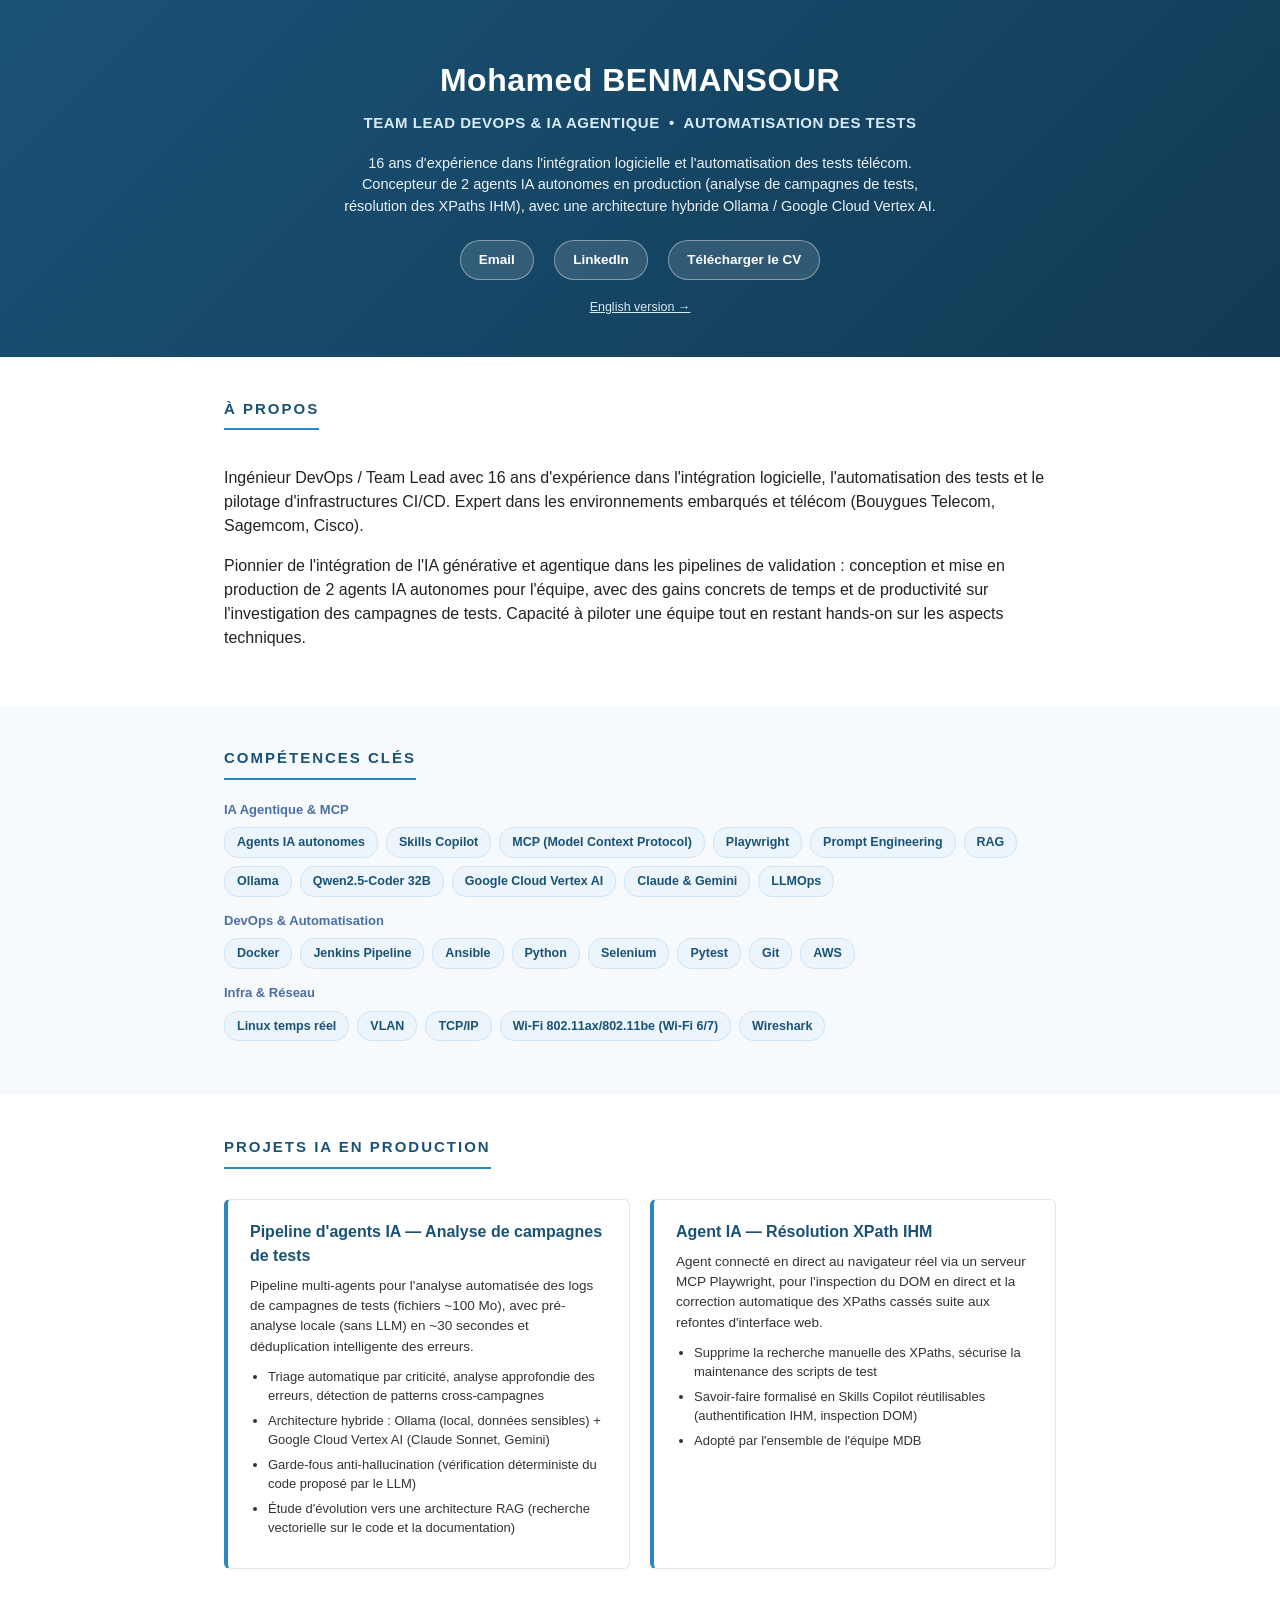
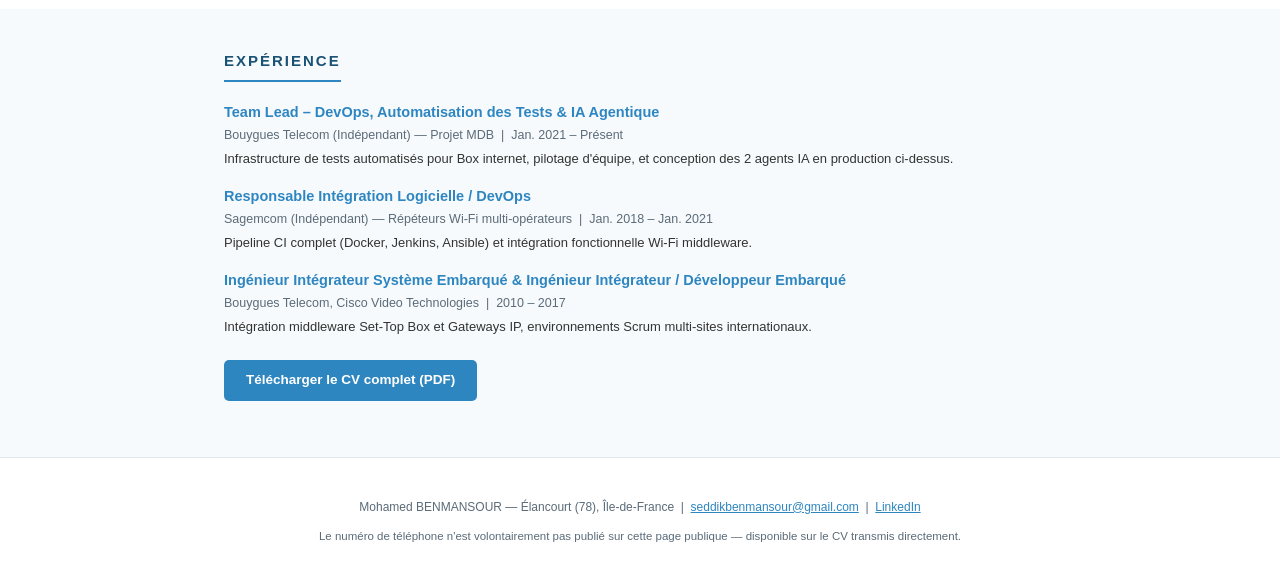
<file: index.html>
<!DOCTYPE html>
<html lang="fr">
<head>
<meta charset="UTF-8">
<meta name="viewport" content="width=device-width, initial-scale=1.0">
<title>Mohamed BENMANSOUR — Team Lead DevOps &amp; IA Agentique</title>
<meta name="description" content="Team Lead DevOps &amp; IA Agentique, 16 ans d'expérience — automatisation des tests, agents IA autonomes en production (analyse de logs, résolution XPath IHM).">
<link rel="stylesheet" href="assets/style.css">
</head>
<body>

<header class="hero">
  <div class="container">
    <h1>Mohamed BENMANSOUR</h1>
    <div class="tagline">TEAM LEAD DEVOPS &amp; IA AGENTIQUE &nbsp;•&nbsp; AUTOMATISATION DES TESTS</div>
    <p class="lead">16 ans d'expérience dans l'intégration logicielle et l'automatisation des tests télécom. Concepteur de 2 agents IA autonomes en production (analyse de campagnes de tests, résolution des XPaths IHM), avec une architecture hybride Ollama / Google Cloud Vertex AI.</p>
    <div class="links">
      <a href="mailto:seddikbenmansour@gmail.com">Email</a>
      <a href="https://www.linkedin.com/in/benmansour-mohamed-53161110/" target="_blank" rel="noopener">LinkedIn</a>
      <a href="assets/CV_BENMANSOUR_Mohamed_AgentsIA_2026.pdf" target="_blank" rel="noopener">Télécharger le CV</a>
    </div>
    <div class="lang-switch"><a href="en/">English version →</a></div>
  </div>
</header>

<section>
  <div class="container">
    <h2 class="section-title">À propos</h2>
    <p>Ingénieur DevOps / Team Lead avec 16 ans d'expérience dans l'intégration logicielle, l'automatisation des tests et le pilotage d'infrastructures CI/CD. Expert dans les environnements embarqués et télécom (Bouygues Telecom, Sagemcom, Cisco).</p>
    <p>Pionnier de l'intégration de l'IA générative et agentique dans les pipelines de validation : conception et mise en production de 2 agents IA autonomes pour l'équipe, avec des gains concrets de temps et de productivité sur l'investigation des campagnes de tests. Capacité à piloter une équipe tout en restant hands-on sur les aspects techniques.</p>
  </div>
</section>

<section class="alt">
  <div class="container">
    <h2 class="section-title">Compétences clés</h2>

    <div class="skill-group">
      <span class="label">IA Agentique &amp; MCP</span>
      <div class="tags">
        <span class="tag">Agents IA autonomes</span>
        <span class="tag">Skills Copilot</span>
        <span class="tag">MCP (Model Context Protocol)</span>
        <span class="tag">Playwright</span>
        <span class="tag">Prompt Engineering</span>
        <span class="tag">RAG</span>
        <span class="tag">Ollama</span>
        <span class="tag">Qwen2.5-Coder 32B</span>
        <span class="tag">Google Cloud Vertex AI</span>
        <span class="tag">Claude &amp; Gemini</span>
        <span class="tag">LLMOps</span>
      </div>
    </div>

    <div class="skill-group">
      <span class="label">DevOps &amp; Automatisation</span>
      <div class="tags">
        <span class="tag">Docker</span>
        <span class="tag">Jenkins Pipeline</span>
        <span class="tag">Ansible</span>
        <span class="tag">Python</span>
        <span class="tag">Selenium</span>
        <span class="tag">Pytest</span>
        <span class="tag">Git</span>
        <span class="tag">AWS</span>
      </div>
    </div>

    <div class="skill-group">
      <span class="label">Infra &amp; Réseau</span>
      <div class="tags">
        <span class="tag">Linux temps réel</span>
        <span class="tag">VLAN</span>
        <span class="tag">TCP/IP</span>
        <span class="tag">Wi-Fi 802.11ax/802.11be (Wi-Fi 6/7)</span>
        <span class="tag">Wireshark</span>
      </div>
    </div>
  </div>
</section>

<section>
  <div class="container">
    <h2 class="section-title">Projets IA en production</h2>

    <div class="cards">
      <div class="card">
        <h3>Pipeline d'agents IA — Analyse de campagnes de tests</h3>
        <p>Pipeline multi-agents pour l'analyse automatisée des logs de campagnes de tests (fichiers ~100 Mo), avec pré-analyse locale (sans LLM) en ~30 secondes et déduplication intelligente des erreurs.</p>
        <ul>
          <li>Triage automatique par criticité, analyse approfondie des erreurs, détection de patterns cross-campagnes</li>
          <li>Architecture hybride : Ollama (local, données sensibles) + Google Cloud Vertex AI (Claude Sonnet, Gemini)</li>
          <li>Garde-fous anti-hallucination (vérification déterministe du code proposé par le LLM)</li>
          <li>Étude d'évolution vers une architecture RAG (recherche vectorielle sur le code et la documentation)</li>
        </ul>
      </div>

      <div class="card">
        <h3>Agent IA — Résolution XPath IHM</h3>
        <p>Agent connecté en direct au navigateur réel via un serveur MCP Playwright, pour l'inspection du DOM en direct et la correction automatique des XPaths cassés suite aux refontes d'interface web.</p>
        <ul>
          <li>Supprime la recherche manuelle des XPaths, sécurise la maintenance des scripts de test</li>
          <li>Savoir-faire formalisé en Skills Copilot réutilisables (authentification IHM, inspection DOM)</li>
          <li>Adopté par l'ensemble de l'équipe MDB</li>
        </ul>
      </div>
    </div>
  </div>
</section>

<section class="alt">
  <div class="container">
    <h2 class="section-title">Expérience</h2>

    <div class="timeline-item">
      <div class="role">Team Lead – DevOps, Automatisation des Tests &amp; IA Agentique</div>
      <div class="meta">Bouygues Telecom (Indépendant) — Projet MDB &nbsp;|&nbsp; Jan. 2021 – Présent</div>
      <p>Infrastructure de tests automatisés pour Box internet, pilotage d'équipe, et conception des 2 agents IA en production ci-dessus.</p>
    </div>

    <div class="timeline-item">
      <div class="role">Responsable Intégration Logicielle / DevOps</div>
      <div class="meta">Sagemcom (Indépendant) — Répéteurs Wi-Fi multi-opérateurs &nbsp;|&nbsp; Jan. 2018 – Jan. 2021</div>
      <p>Pipeline CI complet (Docker, Jenkins, Ansible) et intégration fonctionnelle Wi-Fi middleware.</p>
    </div>

    <div class="timeline-item">
      <div class="role">Ingénieur Intégrateur Système Embarqué &amp; Ingénieur Intégrateur / Développeur Embarqué</div>
      <div class="meta">Bouygues Telecom, Cisco Video Technologies &nbsp;|&nbsp; 2010 – 2017</div>
      <p>Intégration middleware Set-Top Box et Gateways IP, environnements Scrum multi-sites internationaux.</p>
    </div>

    <p><a class="cta-download" href="assets/CV_BENMANSOUR_Mohamed_AgentsIA_2026.pdf" target="_blank" rel="noopener">Télécharger le CV complet (PDF)</a></p>
  </div>
</section>

<footer>
  <div class="container">
    <p>Mohamed BENMANSOUR — Élancourt (78), Île-de-France &nbsp;|&nbsp; <a href="mailto:seddikbenmansour@gmail.com">seddikbenmansour@gmail.com</a> &nbsp;|&nbsp; <a href="https://www.linkedin.com/in/benmansour-mohamed-53161110/" target="_blank" rel="noopener">LinkedIn</a></p>
    <p class="privacy-note">Le numéro de téléphone n'est volontairement pas publié sur cette page publique — disponible sur le CV transmis directement.</p>
  </div>
</footer>

</body>
</html>
</file>
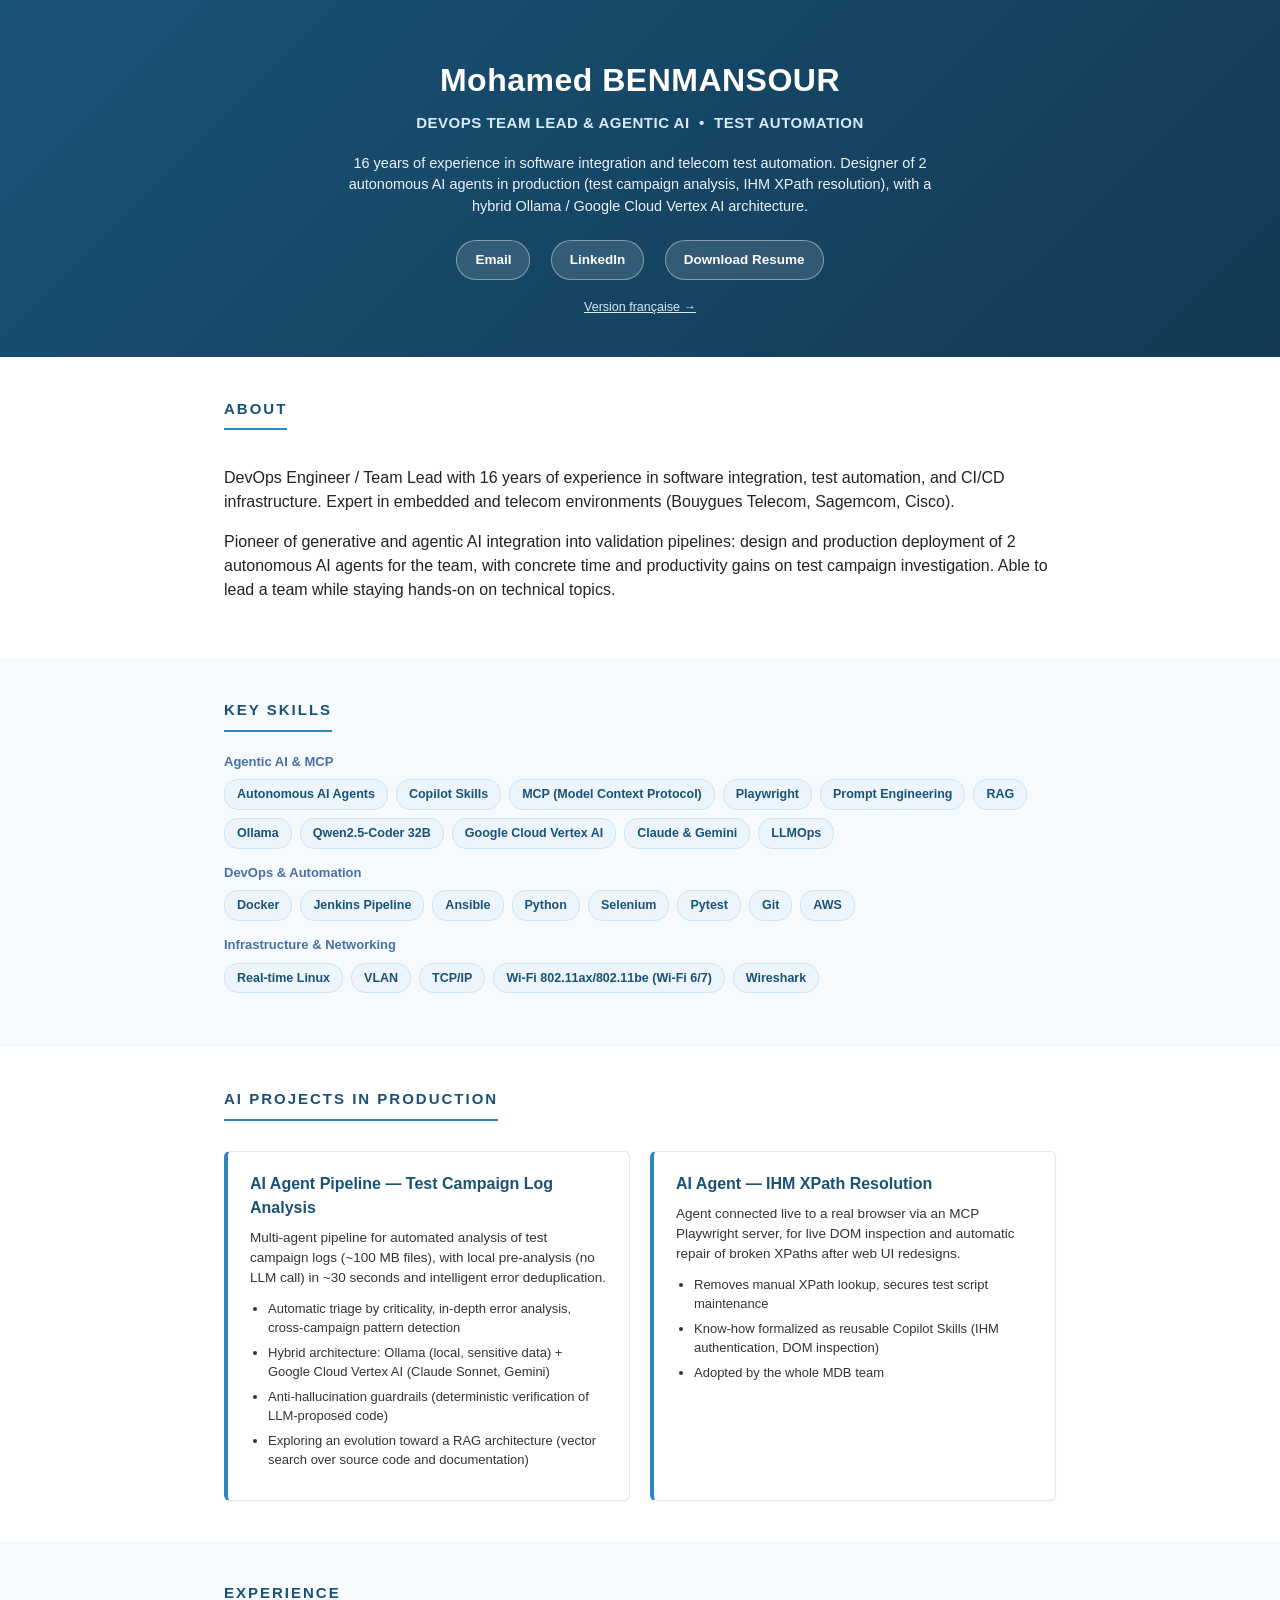
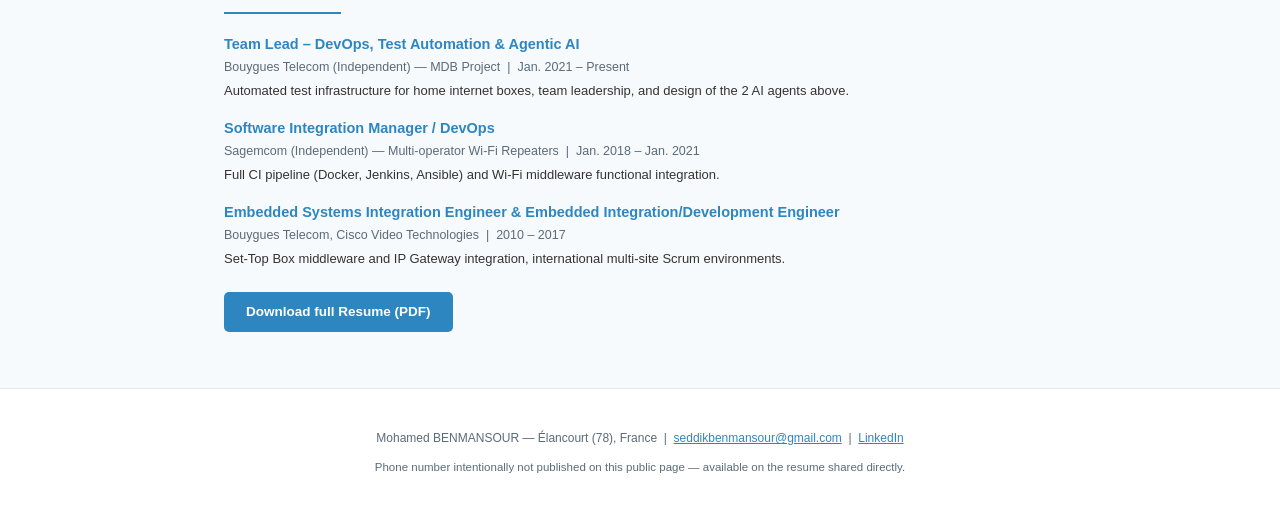
<file: en/index.html>
<!DOCTYPE html>
<html lang="en">
<head>
<meta charset="UTF-8">
<meta name="viewport" content="width=device-width, initial-scale=1.0">
<title>Mohamed BENMANSOUR — DevOps Team Lead &amp; Agentic AI</title>
<meta name="description" content="DevOps Team Lead &amp; Agentic AI, 16 years of experience — test automation, autonomous AI agents in production (log analysis, IHM XPath resolution).">
<link rel="stylesheet" href="../assets/style.css">
</head>
<body>

<header class="hero">
  <div class="container">
    <h1>Mohamed BENMANSOUR</h1>
    <div class="tagline">DEVOPS TEAM LEAD &amp; AGENTIC AI &nbsp;•&nbsp; TEST AUTOMATION</div>
    <p class="lead">16 years of experience in software integration and telecom test automation. Designer of 2 autonomous AI agents in production (test campaign analysis, IHM XPath resolution), with a hybrid Ollama / Google Cloud Vertex AI architecture.</p>
    <div class="links">
      <a href="mailto:seddikbenmansour@gmail.com">Email</a>
      <a href="https://www.linkedin.com/in/benmansour-mohamed-53161110/" target="_blank" rel="noopener">LinkedIn</a>
      <a href="../assets/CV_BENMANSOUR_Mohamed_AgentsIA_2026.pdf" target="_blank" rel="noopener">Download Resume</a>
    </div>
    <div class="lang-switch"><a href="../">Version française →</a></div>
  </div>
</header>

<section>
  <div class="container">
    <h2 class="section-title">About</h2>
    <p>DevOps Engineer / Team Lead with 16 years of experience in software integration, test automation, and CI/CD infrastructure. Expert in embedded and telecom environments (Bouygues Telecom, Sagemcom, Cisco).</p>
    <p>Pioneer of generative and agentic AI integration into validation pipelines: design and production deployment of 2 autonomous AI agents for the team, with concrete time and productivity gains on test campaign investigation. Able to lead a team while staying hands-on on technical topics.</p>
  </div>
</section>

<section class="alt">
  <div class="container">
    <h2 class="section-title">Key Skills</h2>

    <div class="skill-group">
      <span class="label">Agentic AI &amp; MCP</span>
      <div class="tags">
        <span class="tag">Autonomous AI Agents</span>
        <span class="tag">Copilot Skills</span>
        <span class="tag">MCP (Model Context Protocol)</span>
        <span class="tag">Playwright</span>
        <span class="tag">Prompt Engineering</span>
        <span class="tag">RAG</span>
        <span class="tag">Ollama</span>
        <span class="tag">Qwen2.5-Coder 32B</span>
        <span class="tag">Google Cloud Vertex AI</span>
        <span class="tag">Claude &amp; Gemini</span>
        <span class="tag">LLMOps</span>
      </div>
    </div>

    <div class="skill-group">
      <span class="label">DevOps &amp; Automation</span>
      <div class="tags">
        <span class="tag">Docker</span>
        <span class="tag">Jenkins Pipeline</span>
        <span class="tag">Ansible</span>
        <span class="tag">Python</span>
        <span class="tag">Selenium</span>
        <span class="tag">Pytest</span>
        <span class="tag">Git</span>
        <span class="tag">AWS</span>
      </div>
    </div>

    <div class="skill-group">
      <span class="label">Infrastructure &amp; Networking</span>
      <div class="tags">
        <span class="tag">Real-time Linux</span>
        <span class="tag">VLAN</span>
        <span class="tag">TCP/IP</span>
        <span class="tag">Wi-Fi 802.11ax/802.11be (Wi-Fi 6/7)</span>
        <span class="tag">Wireshark</span>
      </div>
    </div>
  </div>
</section>

<section>
  <div class="container">
    <h2 class="section-title">AI Projects in Production</h2>

    <div class="cards">
      <div class="card">
        <h3>AI Agent Pipeline — Test Campaign Log Analysis</h3>
        <p>Multi-agent pipeline for automated analysis of test campaign logs (~100 MB files), with local pre-analysis (no LLM call) in ~30 seconds and intelligent error deduplication.</p>
        <ul>
          <li>Automatic triage by criticality, in-depth error analysis, cross-campaign pattern detection</li>
          <li>Hybrid architecture: Ollama (local, sensitive data) + Google Cloud Vertex AI (Claude Sonnet, Gemini)</li>
          <li>Anti-hallucination guardrails (deterministic verification of LLM-proposed code)</li>
          <li>Exploring an evolution toward a RAG architecture (vector search over source code and documentation)</li>
        </ul>
      </div>

      <div class="card">
        <h3>AI Agent — IHM XPath Resolution</h3>
        <p>Agent connected live to a real browser via an MCP Playwright server, for live DOM inspection and automatic repair of broken XPaths after web UI redesigns.</p>
        <ul>
          <li>Removes manual XPath lookup, secures test script maintenance</li>
          <li>Know-how formalized as reusable Copilot Skills (IHM authentication, DOM inspection)</li>
          <li>Adopted by the whole MDB team</li>
        </ul>
      </div>
    </div>
  </div>
</section>

<section class="alt">
  <div class="container">
    <h2 class="section-title">Experience</h2>

    <div class="timeline-item">
      <div class="role">Team Lead – DevOps, Test Automation &amp; Agentic AI</div>
      <div class="meta">Bouygues Telecom (Independent) — MDB Project &nbsp;|&nbsp; Jan. 2021 – Present</div>
      <p>Automated test infrastructure for home internet boxes, team leadership, and design of the 2 AI agents above.</p>
    </div>

    <div class="timeline-item">
      <div class="role">Software Integration Manager / DevOps</div>
      <div class="meta">Sagemcom (Independent) — Multi-operator Wi-Fi Repeaters &nbsp;|&nbsp; Jan. 2018 – Jan. 2021</div>
      <p>Full CI pipeline (Docker, Jenkins, Ansible) and Wi-Fi middleware functional integration.</p>
    </div>

    <div class="timeline-item">
      <div class="role">Embedded Systems Integration Engineer &amp; Embedded Integration/Development Engineer</div>
      <div class="meta">Bouygues Telecom, Cisco Video Technologies &nbsp;|&nbsp; 2010 – 2017</div>
      <p>Set-Top Box middleware and IP Gateway integration, international multi-site Scrum environments.</p>
    </div>

    <p><a class="cta-download" href="../assets/CV_BENMANSOUR_Mohamed_AgentsIA_2026.pdf" target="_blank" rel="noopener">Download full Resume (PDF)</a></p>
  </div>
</section>

<footer>
  <div class="container">
    <p>Mohamed BENMANSOUR — Élancourt (78), France &nbsp;|&nbsp; <a href="mailto:seddikbenmansour@gmail.com">seddikbenmansour@gmail.com</a> &nbsp;|&nbsp; <a href="https://www.linkedin.com/in/benmansour-mohamed-53161110/" target="_blank" rel="noopener">LinkedIn</a></p>
    <p class="privacy-note">Phone number intentionally not published on this public page — available on the resume shared directly.</p>
  </div>
</footer>

</body>
</html>
</file>
<file: assets/style.css>
:root {
  --navy: #1A5276;
  --accent: #2E86C1;
  --accent-light: #EBF5FB;
  --steel: #4A6FA5;
  --text: #222;
  --muted: #5b6b78;
}

* { box-sizing: border-box; }

body {
  margin: 0;
  font-family: 'Segoe UI', Arial, Helvetica, sans-serif;
  color: var(--text);
  line-height: 1.5;
  background: #fff;
}

a { color: var(--accent); }

.container { max-width: 880px; margin: 0 auto; padding: 0 24px; }

header.hero {
  background: linear-gradient(135deg, var(--navy), #123a54);
  color: #fff;
  padding: 56px 0 40px;
  text-align: center;
}
header.hero h1 { margin: 0 0 8px; font-size: 32px; letter-spacing: .5px; }
header.hero .tagline { font-size: 15px; color: #D6EAF8; font-weight: 600; letter-spacing: .5px; margin: 0 0 18px; }
header.hero .lead { max-width: 620px; margin: 0 auto 22px; font-size: 14.5px; color: #EAF2F8; }
header.hero .links a {
  display: inline-block; margin: 0 8px; padding: 9px 18px;
  background: rgba(255,255,255,.12); border: 1px solid rgba(255,255,255,.4);
  border-radius: 24px; color: #fff; text-decoration: none; font-size: 13.5px; font-weight: 600;
}
header.hero .links a:hover { background: rgba(255,255,255,.22); }
header.hero .lang-switch { margin-top: 18px; font-size: 12.5px; }
header.hero .lang-switch a { color: #D6EAF8; text-decoration: underline; }

section { padding: 40px 0; }
section.alt { background: #F7FAFC; }

h2.section-title {
  color: var(--navy); text-transform: uppercase; letter-spacing: 2px;
  font-size: 15px; font-weight: 700; margin: 0 0 20px;
  border-bottom: 2px solid var(--accent); padding-bottom: 8px; display: inline-block;
}

.tags { display: flex; flex-wrap: wrap; gap: 8px; margin-top: 8px; }
.tag {
  background: var(--accent-light); color: var(--navy); border: 1px solid #cfe4f5;
  padding: 5px 12px; border-radius: 14px; font-size: 12.5px; font-weight: 600;
}

.skill-group { margin-bottom: 14px; }
.skill-group .label { font-weight: 700; color: var(--steel); font-size: 13px; margin-bottom: 4px; display: block; }

.cards { display: grid; grid-template-columns: 1fr 1fr; gap: 20px; margin-top: 10px; }
@media (max-width: 720px) { .cards { grid-template-columns: 1fr; } }

.card {
  background: #fff; border: 1px solid #e2e8ee; border-left: 4px solid var(--accent);
  border-radius: 6px; padding: 20px 22px; box-shadow: 0 1px 3px rgba(0,0,0,.04);
}
.card h3 { color: var(--navy); margin: 0 0 8px; font-size: 16px; }
.card p { font-size: 13.5px; color: #333; margin: 0 0 10px; }
.card ul { margin: 0 0 10px; padding-left: 18px; }
.card li { font-size: 13px; margin-bottom: 5px; color: #333; }

.timeline-item { margin-bottom: 18px; }
.timeline-item .role { font-weight: 700; color: var(--accent); font-size: 14.5px; }
.timeline-item .meta { font-size: 12.5px; color: var(--muted); margin: 2px 0 4px; }
.timeline-item p { font-size: 13px; color: #333; margin: 0; }

.cta-download {
  display: inline-block; margin-top: 6px; background: var(--accent); color: #fff;
  text-decoration: none; padding: 10px 22px; border-radius: 5px; font-weight: 700; font-size: 13.5px;
}
.cta-download:hover { background: var(--navy); }

footer {
  text-align: center; padding: 28px 0; font-size: 12px; color: var(--muted);
  border-top: 1px solid #e2e8ee;
}

.privacy-note { font-size: 11.5px; color: var(--muted); margin-top: 10px; }
</file>
